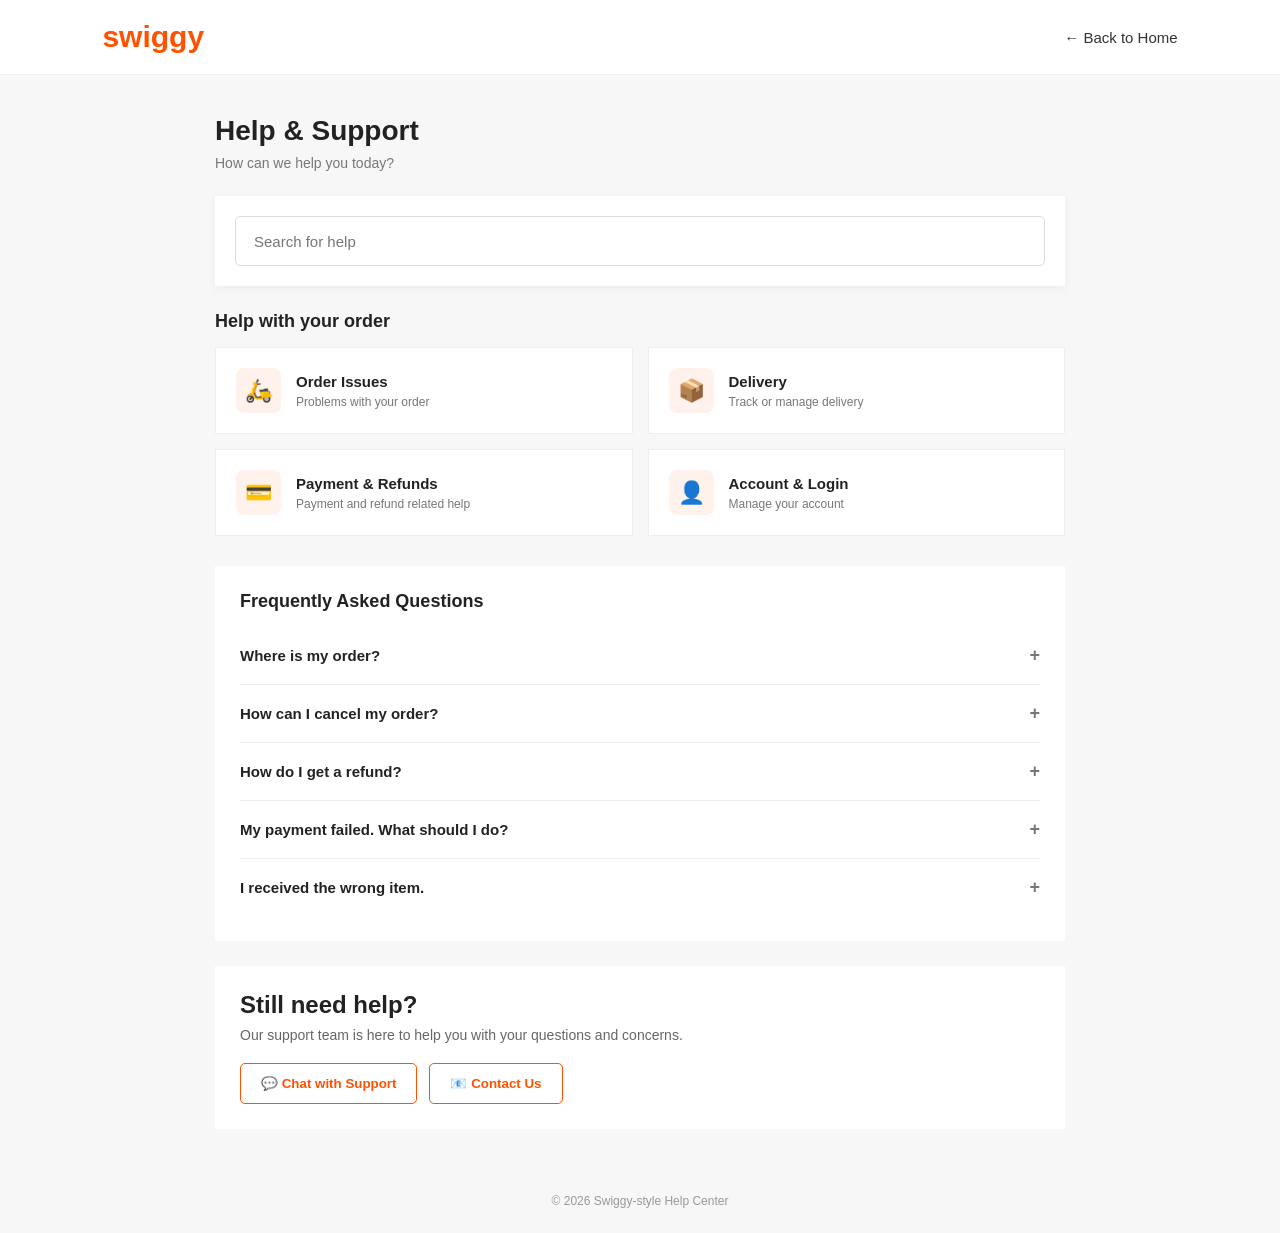
<file: help.html>
<!DOCTYPE html>
<html lang="en">

<head>

    <meta charset="UTF-8">

    <meta name="viewport" content="width=device-width, initial-scale=1.0">

    <title>Help & Support</title>

    <style>

        * {
            margin: 0;
            padding: 0;
            box-sizing: border-box;
            font-family: Arial, sans-serif;
        }


        body {
            background: #f7f7f7;
            color: #222;
        }


        /* HEADER */

        .header {
            height: 75px;

            background: white;

            display: flex;

            align-items: center;

            justify-content: space-between;

            padding: 0 8%;

            border-bottom: 1px solid #eee;
        }


        .logo {
            color: #ff5200;

            font-size: 30px;

            font-weight: bold;
        }


        .back {
            text-decoration: none;

            color: #333;

            font-size: 15px;
        }


        /* MAIN */

        .container {
            width: 850px;

            margin: 40px auto;
        }


        /* TITLE */

        .title {
            margin-bottom: 25px;
        }


        .title h1 {
            font-size: 28px;

            margin-bottom: 8px;
        }


        .title p {
            color: #777;

            font-size: 14px;
        }


        /* SEARCH */

        .search-box {
            background: white;

            padding: 20px;

            margin-bottom: 25px;

            box-shadow:
                0 2px 8px rgba(0,0,0,0.05);
        }


        .search {
            width: 100%;

            height: 50px;

            border: 1px solid #ddd;

            border-radius: 5px;

            padding: 0 18px;

            font-size: 15px;

            outline: none;
        }


        .search:focus {
            border-color: #ff5200;
        }


        /* CATEGORY */

        .section-title {
            font-size: 18px;

            margin-bottom: 15px;
        }


        .categories {
            display: grid;

            grid-template-columns:
                repeat(2, 1fr);

            gap: 15px;

            margin-bottom: 30px;
        }


        .category {
            background: white;

            padding: 20px;

            display: flex;

            align-items: center;

            gap: 15px;

            border: 1px solid #eee;

            cursor: pointer;

            transition: 0.2s;
        }


        .category:hover {
            box-shadow:
                0 4px 12px rgba(0,0,0,0.08);

            transform: translateY(-2px);
        }


        .category-icon {
            width: 45px;

            height: 45px;

            background: #fff1eb;

            border-radius: 8px;

            display: flex;

            align-items: center;

            justify-content: center;

            font-size: 22px;
        }


        .category h3 {
            font-size: 15px;

            margin-bottom: 5px;
        }


        .category p {
            font-size: 12px;

            color: #777;
        }


        /* FAQ */

        .faq-section {
            background: white;

            padding: 25px;

            margin-bottom: 25px;
        }


        .faq {
            border-bottom: 1px solid #eee;

            padding: 18px 0;
        }


        .faq:last-child {
            border-bottom: none;
        }


        .question {
            display: flex;

            justify-content: space-between;

            align-items: center;

            cursor: pointer;

            font-size: 15px;

            font-weight: bold;
        }


        .arrow {
            color: #777;

            font-size: 18px;
        }


        .answer {
            display: none;

            color: #666;

            font-size: 14px;

            line-height: 1.6;

            padding-top: 12px;

            padding-right: 30px;
        }


        .answer.show {
            display: block;
        }


        /* CONTACT */

        .contact {
            background: white;

            padding: 25px;

            margin-bottom: 30px;
        }


        .contact p {
            color: #666;

            font-size: 14px;

            margin: 8px 0 20px;
        }


        .contact-buttons {
            display: flex;

            gap: 12px;
        }


        .contact-button {
            padding: 12px 20px;

            border: 1px solid #ff5200;

            background: white;

            color: #ff5200;

            border-radius: 5px;

            cursor: pointer;

            font-weight: bold;
        }


        .contact-button:hover {
            background: #ff5200;

            color: white;
        }


        /* FOOTER */

        .footer {
            text-align: center;

            padding: 25px;

            color: #999;

            font-size: 12px;
        }


        /* MOBILE */

        @media(max-width: 900px) {

            .container {
                width: 90%;
            }

        }


        @media(max-width: 600px) {

            .header {
                padding: 0 20px;
            }


            .container {
                width: 94%;

                margin: 25px auto;
            }


            .categories {
                grid-template-columns: 1fr;
            }


            .contact-buttons {
                flex-direction: column;
            }

        }

    </style>

</head>


<body>


    <!-- HEADER -->

    <header class="header">

        <div class="logo">
            swiggy
        </div>


        <a
            href="index.html"
            class="back">

            ← Back to Home

        </a>

    </header>



    <!-- MAIN -->

    <main class="container">


        <!-- TITLE -->

        <div class="title">

            <h1>
                Help & Support
            </h1>

            <p>
                How can we help you today?
            </p>

        </div>



        <!-- SEARCH -->

        <div class="search-box">

            <input
                type="text"
                class="search"
                id="search"
                placeholder="Search for help"
                onkeyup="searchHelp()"
            >

        </div>



        <!-- CATEGORIES -->

        <h2 class="section-title">
            Help with your order
        </h2>


        <div class="categories">


            <div
                class="category"
                onclick="showMessage('Order Issues')">

                <div class="category-icon">
                    🛵
                </div>

                <div>

                    <h3>
                        Order Issues
                    </h3>

                    <p>
                        Problems with your order
                    </p>

                </div>

            </div>



            <div
                class="category"
                onclick="showMessage('Delivery')">

                <div class="category-icon">
                    📦
                </div>

                <div>

                    <h3>
                        Delivery
                    </h3>

                    <p>
                        Track or manage delivery
                    </p>

                </div>

            </div>



            <div
                class="category"
                onclick="showMessage('Payment')">

                <div class="category-icon">
                    💳
                </div>

                <div>

                    <h3>
                        Payment & Refunds
                    </h3>

                    <p>
                        Payment and refund related help
                    </p>

                </div>

            </div>



            <div
                class="category"
                onclick="showMessage('Account')">

                <div class="category-icon">
                    👤
                </div>

                <div>

                    <h3>
                        Account & Login
                    </h3>

                    <p>
                        Manage your account
                    </p>

                </div>

            </div>


        </div>



        <!-- FAQ -->

        <div class="faq-section">

            <h2 class="section-title">
                Frequently Asked Questions
            </h2>



            <div class="faq">

                <div
                    class="question"
                    onclick="toggleFAQ(this)">

                    <span>
                        Where is my order?
                    </span>

                    <span class="arrow">
                        +
                    </span>

                </div>


                <div class="answer">

                    You can check your order status from
                    the Orders section. The delivery status
                    will be updated as your order moves
                    towards you.

                </div>

            </div>



            <div class="faq">

                <div
                    class="question"
                    onclick="toggleFAQ(this)">

                    <span>
                        How can I cancel my order?
                    </span>

                    <span class="arrow">
                        +
                    </span>

                </div>


                <div class="answer">

                    Open your current order and select
                    the cancellation option if it is
                    available for your order.

                </div>

            </div>



            <div class="faq">

                <div
                    class="question"
                    onclick="toggleFAQ(this)">

                    <span>
                        How do I get a refund?
                    </span>

                    <span class="arrow">
                        +
                    </span>

                </div>


                <div class="answer">

                    If your order is eligible for a refund,
                    the refund will be processed according
                    to the applicable payment and refund
                    policy.

                </div>

            </div>



            <div class="faq">

                <div
                    class="question"
                    onclick="toggleFAQ(this)">

                    <span>
                        My payment failed. What should I do?
                    </span>

                    <span class="arrow">
                        +
                    </span>

                </div>


                <div class="answer">

                    Please check your payment method and
                    try again. If the amount was deducted,
                    check your transaction status before
                    attempting another payment.

                </div>

            </div>



            <div class="faq">

                <div
                    class="question"
                    onclick="toggleFAQ(this)">

                    <span>
                        I received the wrong item.
                    </span>

                    <span class="arrow">
                        +
                    </span>

                </div>


                <div class="answer">

                    Go to your order details and contact
                    support with the details of the issue.
                    Our support team can help you resolve
                    the problem.

                </div>

            </div>


        </div>



        <!-- CONTACT SUPPORT -->

        <div class="contact">

            <h2>
                Still need help?
            </h2>

            <p>
                Our support team is here to help you
                with your questions and concerns.
            </p>


            <div class="contact-buttons">

                <button
                    class="contact-button"
                    onclick="contactSupport()">

                    💬 Chat with Support

                </button>


                <button
                    class="contact-button"
                    onclick="contactSupport()">

                    📧 Contact Us

                </button>

            </div>

        </div>


    </main>



    <!-- FOOTER -->

    <footer class="footer">

        © 2026 Swiggy-style Help Center

    </footer>



    <!-- JAVASCRIPT -->

    <script>


        /* FAQ */

        function toggleFAQ(element) {

            const answer =
                element.nextElementSibling;

            const arrow =
                element.querySelector(".arrow");


            answer.classList.toggle("show");


            if (
                answer.classList.contains("show")
            ) {

                arrow.innerText = "−";

            }

            else {

                arrow.innerText = "+";

            }

        }



        /* CATEGORY */

        function showMessage(category) {

            alert(
                "You selected: " + category
            );

        }



        /* CONTACT */

        function contactSupport() {

            alert(
                "Support chat will be connected here."
            );

        }



        /* SEARCH */

        function searchHelp() {

            const search =
                document.getElementById("search")
                .value
                .toLowerCase();


            const faqs =
                document.querySelectorAll(".faq");


            faqs.forEach(faq => {

                const text =
                    faq.innerText.toLowerCase();


                if (text.includes(search)) {

                    faq.style.display = "block";

                }

                else {

                    faq.style.display = "none";

                }

            });

        }

    </script>


</body>

</html>
</file>
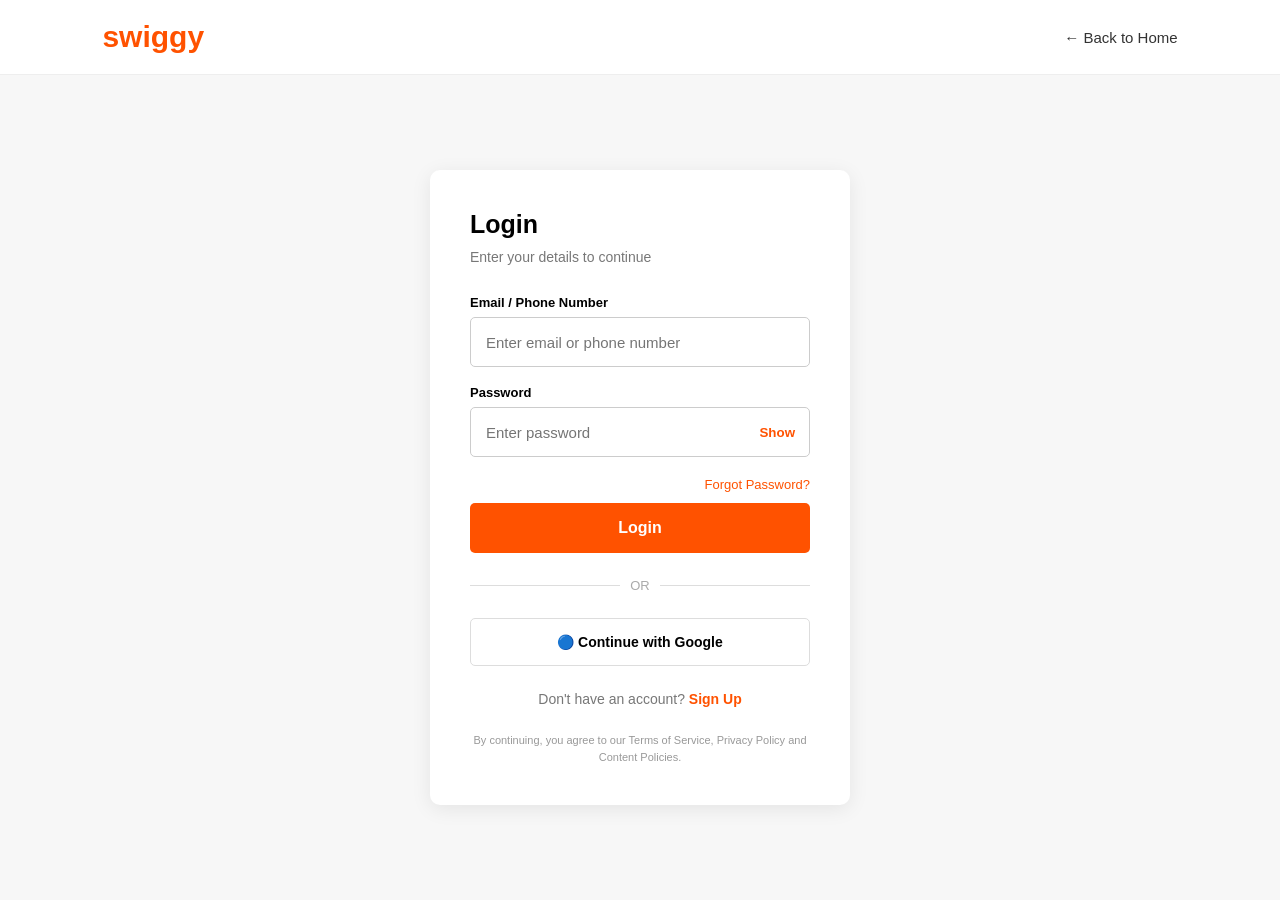
<file: login.html>
<!DOCTYPE html>
<html lang="en">

<head>
    <meta charset="UTF-8">
    <meta name="viewport" content="width=device-width, initial-scale=1.0">

    <title>Login - Swiggy</title>

    <style>

        * {
            margin: 0;
            padding: 0;
            box-sizing: border-box;
            font-family: Arial, sans-serif;
        }

        body {
            background: #f7f7f7;
        }

        /* HEADER */

        .header {
            height: 75px;
            background: white;

            display: flex;
            align-items: center;
            justify-content: space-between;

            padding: 0 8%;

            border-bottom: 1px solid #eee;
        }

        .logo {
            color: #ff5200;
            font-size: 30px;
            font-weight: bold;
        }

        .header a {
            text-decoration: none;
            color: #333;
            font-size: 15px;
        }


        /* LOGIN AREA */

        .login-container {
            min-height: calc(100vh - 75px);

            display: flex;
            justify-content: center;
            align-items: center;
        }


        /* LOGIN CARD */

        .login-card {
            width: 420px;

            background: white;

            padding: 40px;

            border-radius: 10px;

            box-shadow:
                0 4px 20px rgba(0, 0, 0, 0.08);
        }


        .login-card h1 {
            font-size: 25px;
            margin-bottom: 10px;
        }


        .login-card .subtitle {
            color: #777;
            font-size: 14px;
            margin-bottom: 30px;
        }


        /* INPUT */

        .input-group {
            margin-bottom: 18px;
        }


        .input-group label {
            display: block;

            font-size: 13px;

            font-weight: bold;

            margin-bottom: 7px;
        }


        .input-group input {
            width: 100%;

            height: 50px;

            border: 1px solid #ccc;

            border-radius: 5px;

            padding: 0 15px;

            font-size: 15px;

            outline: none;
        }


        .input-group input:focus {
            border-color: #ff5200;
        }


        /* PASSWORD */

        .password-box {
            position: relative;
        }


        .password-box input {
            padding-right: 60px;
        }


        .show-password {
            position: absolute;

            right: 15px;

            top: 50%;

            transform: translateY(-50%);

            border: none;

            background: none;

            color: #ff5200;

            font-weight: bold;

            cursor: pointer;
        }


        /* LOGIN BUTTON */

        .login-button {
            width: 100%;

            height: 50px;

            margin-top: 10px;

            border: none;

            border-radius: 5px;

            background: #ff5200;

            color: white;

            font-size: 16px;

            font-weight: bold;

            cursor: pointer;
        }


        .login-button:hover {
            background: #e64a00;
        }


        /* FORGOT */

        .forgot {
            text-align: right;

            margin-top: 12px;
        }


        .forgot a {
            color: #ff5200;

            text-decoration: none;

            font-size: 13px;
        }


        /* DIVIDER */

        .divider {
            display: flex;

            align-items: center;

            gap: 10px;

            margin: 25px 0;

            color: #aaa;

            font-size: 13px;
        }


        .divider::before,
        .divider::after {
            content: "";

            flex: 1;

            height: 1px;

            background: #ddd;
        }


        /* GOOGLE */

        .google-button {
            width: 100%;

            height: 48px;

            background: white;

            border: 1px solid #ddd;

            border-radius: 5px;

            cursor: pointer;

            font-size: 14px;

            font-weight: bold;
        }


        .google-button:hover {
            background: #f8f8f8;
        }


        /* SIGN UP */

        .signup {
            text-align: center;

            margin-top: 25px;

            font-size: 14px;

            color: #777;
        }


        .signup a {
            color: #ff5200;

            font-weight: bold;

            text-decoration: none;
        }


        /* TERMS */

        .terms {
            text-align: center;

            font-size: 11px;

            color: #999;

            margin-top: 25px;

            line-height: 1.5;
        }


        /* MOBILE */

        @media (max-width: 500px) {

            .header {
                padding: 0 20px;
            }

            .login-card {
                width: 90%;

                padding: 30px 25px;
            }

        }

    </style>

</head>


<body>


    <!-- HEADER -->

    <header class="header">

        <div class="logo">
            swiggy
        </div>

        <a href="index.html">
            ← Back to Home
        </a>

    </header>



    <!-- LOGIN -->

    <main class="login-container">


        <div class="login-card">


            <h1>
                Login
            </h1>


            <p class="subtitle">
                Enter your details to continue
            </p>



            <!-- EMAIL -->

            <div class="input-group">

                <label>
                    Email / Phone Number
                </label>

                <input
                    type="text"
                    id="email"
                    placeholder="Enter email or phone number"
                >

            </div>



            <!-- PASSWORD -->

            <div class="input-group">

                <label>
                    Password
                </label>

                <div class="password-box">

                    <input
                        type="password"
                        id="password"
                        placeholder="Enter password"
                    >

                    <button
                        class="show-password"
                        onclick="togglePassword()">

                        Show

                    </button>

                </div>

            </div>



            <!-- FORGOT -->

            <div class="forgot">

                <a href="#">
                    Forgot Password?
                </a>

            </div>



            <!-- LOGIN -->

            <button
                class="login-button"
                onclick="login()">

                Login

            </button>



            <!-- DIVIDER -->

            <div class="divider">
                OR
            </div>



            <!-- GOOGLE -->

            <button
                class="google-button"
                onclick="googleLogin()">

                🔵 Continue with Google

            </button>



            <!-- SIGN UP -->

            <div class="signup">

                Don't have an account?

                <a href="#">
                    Sign Up
                </a>

            </div>



            <!-- TERMS -->

            <div class="terms">

                By continuing, you agree to our
                Terms of Service,
                Privacy Policy and
                Content Policies.

            </div>


        </div>

    </main>



    <!-- JAVASCRIPT -->

    <script>

        /* SHOW / HIDE PASSWORD */

        function togglePassword() {

            const password =
                document.getElementById("password");

            const button =
                document.querySelector(".show-password");


            if (password.type === "password") {

                password.type = "text";

                button.innerText = "Hide";

            }

            else {

                password.type = "password";

                button.innerText = "Show";

            }

        }


        /* LOGIN */

        function login() {

            const email =
                document.getElementById("email").value.trim();

            const password =
                document.getElementById("password").value.trim();


            if (email === "" || password === "") {

                alert(
                    "Please enter email/phone and password."
                );

                return;

            }


            /*
                For your frontend project,
                we store the login state.
            */

            localStorage.setItem(
                "loggedIn",
                "true"
            );


            localStorage.setItem(
                "userEmail",
                email
            );


            alert(
                "Login successful!"
            );


            window.location.href =
                "shop3.html";

        }


        /* GOOGLE */

        function googleLogin() {

            alert(
                "Google login can be connected with Firebase later."
            );

        }

    </script>


</body>

</html>
</file>
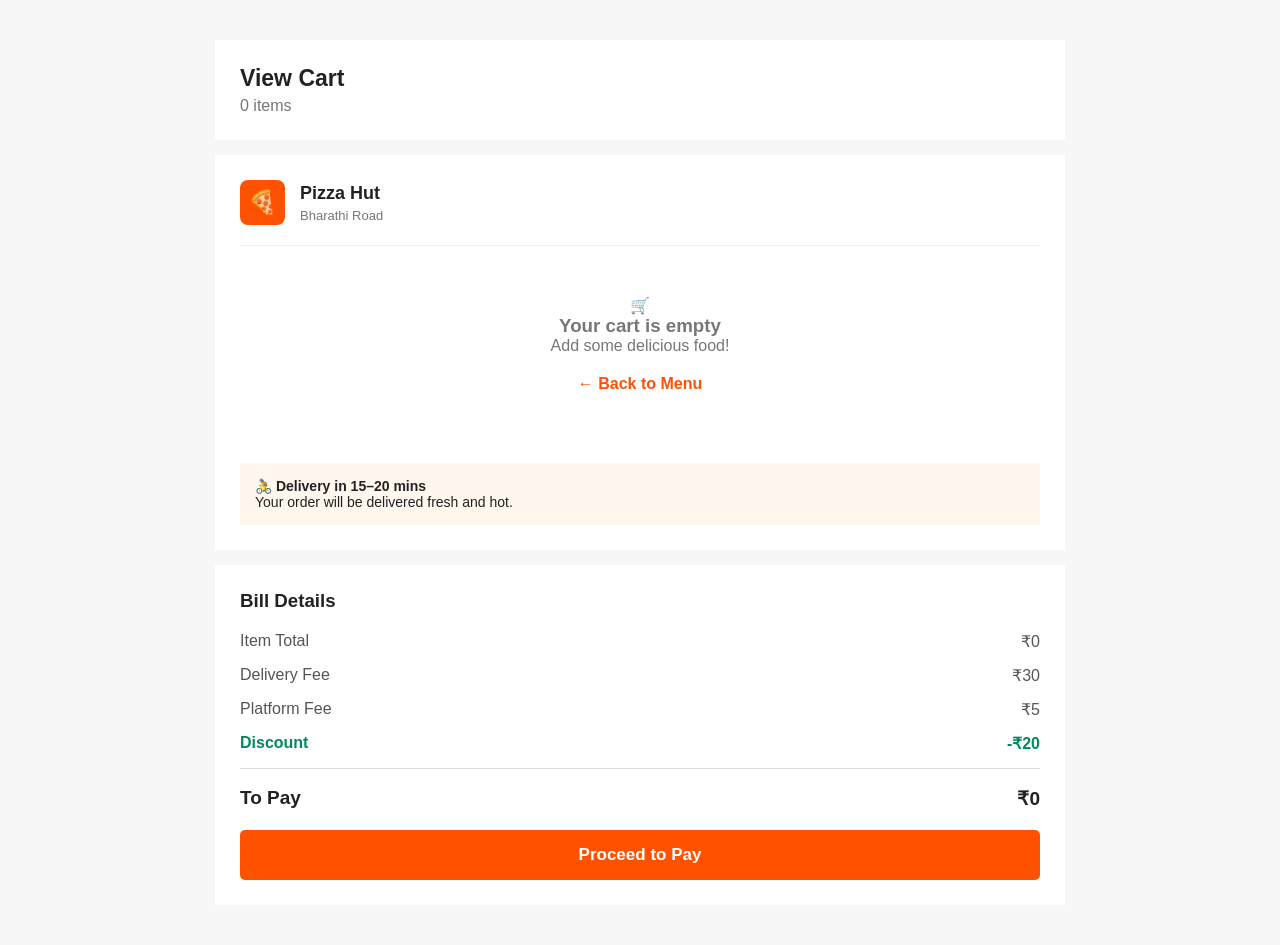
<file: view.html>
<!DOCTYPE html>
<html lang="en">

<head>

    <meta charset="UTF-8">

    <meta name="viewport"
          content="width=device-width, initial-scale=1.0">

    <title>View Cart</title>


    <style>

        * {
            margin: 0;
            padding: 0;
            box-sizing: border-box;
            font-family: Arial, sans-serif;
        }


        body {
            background: #f7f7f7;
            color: #222;
        }


        .container {
            width: 850px;
            margin: 40px auto;
        }


        /* HEADER */

        .header {
            background: white;
            padding: 25px;
        }


        .header h2 {
            font-size: 23px;
        }


        .header p {
            color: #777;
            margin-top: 5px;
        }


        /* CART */

        .cart-box {
            background: white;
            margin-top: 15px;
            padding: 25px;
        }


        /* RESTAURANT */

        .restaurant {
            display: flex;
            align-items: center;
            gap: 15px;

            padding-bottom: 20px;

            border-bottom: 1px solid #eee;
        }


        .restaurant-icon {
            width: 45px;
            height: 45px;

            background: #ff5200;

            border-radius: 8px;

            display: flex;
            align-items: center;
            justify-content: center;

            font-size: 23px;
        }


        .restaurant h3 {
            font-size: 18px;
        }


        .restaurant p {
            color: #777;
            font-size: 13px;
            margin-top: 4px;
        }


        /* FOOD */

        .food-item {
            display: flex;
            justify-content: space-between;
            align-items: center;

            padding: 20px 0;

            border-bottom: 1px solid #eee;
        }


        .food-left {
            display: flex;
            align-items: center;
            gap: 15px;
        }


        .food-image {
            width: 75px;
            height: 75px;

            object-fit: cover;

            border-radius: 8px;
        }


        .food-details h4 {
            font-size: 16px;
            margin-bottom: 7px;
        }


        .food-details p {
            font-size: 13px;
            color: #777;
        }


        .price {
            margin-top: 7px;
            font-weight: bold;
        }


        /* QUANTITY */

        .quantity {
            display: flex;

            align-items: center;

            border: 1px solid #ddd;

            border-radius: 5px;

            overflow: hidden;
        }


        .quantity button {
            width: 35px;
            height: 35px;

            border: none;

            background: white;

            color: #008c5a;

            font-size: 20px;

            cursor: pointer;
        }


        .quantity span {
            width: 35px;

            text-align: center;

            font-weight: bold;
        }


        /* BILL */

        .bill {
            background: white;

            margin-top: 15px;

            padding: 25px;
        }


        .bill h3 {
            margin-bottom: 20px;
        }


        .bill-row {
            display: flex;

            justify-content: space-between;

            margin-bottom: 15px;

            color: #555;
        }


        .discount {
            color: #008c5a;
            font-weight: bold;
        }


        .total {
            border-top: 1px solid #ddd;

            padding-top: 18px;

            margin-top: 10px;

            display: flex;

            justify-content: space-between;

            font-size: 19px;

            font-weight: bold;
        }


        /* BUTTON */

        .pay-button {
            width: 100%;

            height: 50px;

            border: none;

            border-radius: 5px;

            background: #ff5200;

            color: white;

            font-size: 17px;

            font-weight: bold;

            margin-top: 20px;

            cursor: pointer;
        }


        .pay-button:hover {
            background: #e64a00;
        }


        /* EMPTY */

        .empty {
            text-align: center;

            padding: 50px;

            color: #777;
        }


        .back {
            display: inline-block;

            margin-top: 20px;

            color: #ff5200;

            text-decoration: none;

            font-weight: bold;
        }


        /* MOBILE */

        @media(max-width:900px) {

            .container {
                width: 90%;
            }

        }


        @media(max-width:600px) {

            .container {
                width: 95%;
                margin: 20px auto;
            }

            .food-left {
                width: 60%;
            }

            .food-image {
                width: 60px;
                height: 60px;
            }

        }

    </style>

</head>


<body>


<div class="container">


    <!-- HEADER -->

    <div class="header">

        <h2>
            View Cart
        </h2>

        <p>
            <span id="itemCount">0</span> items
        </p>

    </div>


    <!-- CART -->

    <div class="cart-box">


        <!-- RESTAURANT -->

        <div class="restaurant">

            <div class="restaurant-icon">
                🍕
            </div>

            <div>

                <h3>
                    Pizza Hut
                </h3>

                <p>
                    Bharathi Road
                </p>

            </div>

        </div>


        <!-- CART ITEMS -->

        <div id="cartItems"></div>


        <!-- DELIVERY -->

        <div style="
            background:#fff7ed;
            padding:15px;
            margin-top:20px;
            font-size:14px;
        ">

            🚴
            <strong>
                Delivery in 15–20 mins
            </strong>

            <br>

            Your order will be delivered fresh and hot.

        </div>


    </div>



    <!-- BILL -->

    <div class="bill">

        <h3>
            Bill Details
        </h3>


        <div class="bill-row">

            <span>
                Item Total
            </span>

            <span id="itemTotal">
                ₹0
            </span>

        </div>


        <div class="bill-row">

            <span>
                Delivery Fee
            </span>

            <span>
                ₹30
            </span>

        </div>


        <div class="bill-row">

            <span>
                Platform Fee
            </span>

            <span>
                ₹5
            </span>

        </div>


        <div class="bill-row discount">

            <span>
                Discount
            </span>

            <span>
                -₹20
            </span>

        </div>


        <div class="total">

            <span>
                To Pay
            </span>

            <span id="total">
                ₹15
            </span>

        </div>


        <button
            class="pay-button"
            onclick="proceedToPay()">

            Proceed to Pay

        </button>


    </div>


</div>



<script>


    /* FOOD DATA */

    const foods = {

        1: {
            name: "Margherita",
            price: 149,

            image:
            "https://images.unsplash.com/photo-1574071318508-1cdbab80d002?auto=format&fit=crop&w=300&q=80",

            description:
            "Classic cheese pizza"
        },


        2: {
            name: "Veggie Feast",
            price: 229,

            image:
            "https://images.unsplash.com/photo-1565299624946-b28f40a0ae38?auto=format&fit=crop&w=300&q=80",

            description:
            "Onion, capsicum & corn"
        },


        3: {
            name: "Tandoori Paneer",
            price: 369,

            image:
            "https://images.unsplash.com/photo-1579751626657-72bc17010498?auto=format&fit=crop&w=300&q=80",

            description:
            "Tandoori paneer & vegetables"
        }

    };


    /* GET CART */

    let cart =
        JSON.parse(
            localStorage.getItem("cart")
        ) || {};


    /* SAVE */

    function saveCart() {

        localStorage.setItem(
            "cart",
            JSON.stringify(cart)
        );

    }


    /* INCREASE */

    function increase(id) {

        cart[id]++;

        saveCart();

        displayCart();

    }


    /* DECREASE */

    function decrease(id) {

        cart[id]--;

        if (cart[id] <= 0) {

            delete cart[id];

        }

        saveCart();

        displayCart();

    }


    /* DISPLAY CART */

    function displayCart() {

        const cartItems =
            document.getElementById(
                "cartItems"
            );


        cartItems.innerHTML = "";


        let itemTotal = 0;

        let totalItems = 0;


        /* EMPTY CART */

        if (
            Object.keys(cart).length === 0
        ) {

            cartItems.innerHTML = `

                <div class="empty">

                    🛒

                    <h3>
                        Your cart is empty
                    </h3>

                    <p>
                        Add some delicious food!
                    </p>

                    <a
                        href="index.html"
                        class="back">

                        ← Back to Menu

                    </a>

                </div>

            `;

        }


        /* ITEMS */

        Object.keys(cart).forEach(id => {


            let food =
                foods[id];


            let quantity =
                cart[id];


            let price =
                food.price * quantity;


            itemTotal += price;

            totalItems += quantity;


            cartItems.innerHTML += `

                <div class="food-item">

                    <div class="food-left">

                        <img
                            class="food-image"
                            src="${food.image}"
                        >

                        <div class="food-details">

                            <h4>
                                ${food.name}
                            </h4>

                            <p>
                                ${food.description}
                            </p>

                            <div class="price">
                                ₹${food.price}
                            </div>

                        </div>

                    </div>


                    <div class="quantity">

                        <button
                            onclick="decrease(${id})">

                            −

                        </button>


                        <span>
                            ${quantity}
                        </span>


                        <button
                            onclick="increase(${id})">

                            +

                        </button>

                    </div>

                </div>

            `;

        });


        /* FEES */

        let deliveryFee =
            totalItems > 0 ? 30 : 0;

        let platformFee =
            totalItems > 0 ? 5 : 0;

        let discount =
            totalItems > 0 ? 20 : 0;


        let total =
            itemTotal
            + deliveryFee
            + platformFee
            - discount;


        /* UPDATE */

        document.getElementById(
            "itemCount"
        ).innerText = totalItems;


        document.getElementById(
            "itemTotal"
        ).innerText =
            "₹" + itemTotal;


        document.getElementById(
            "total"
        ).innerText =
            "₹" + total;

    }


    /* PAYMENT */

    function proceedToPay() {

        if (
            Object.keys(cart).length === 0
        ) {

            alert(
                "Your cart is empty!"
            );

            return;

        }


        alert(
            "Proceeding to payment..."
        );

    }


    /* START */

    displayCart();


</script>


</body>
</html>
</file>
